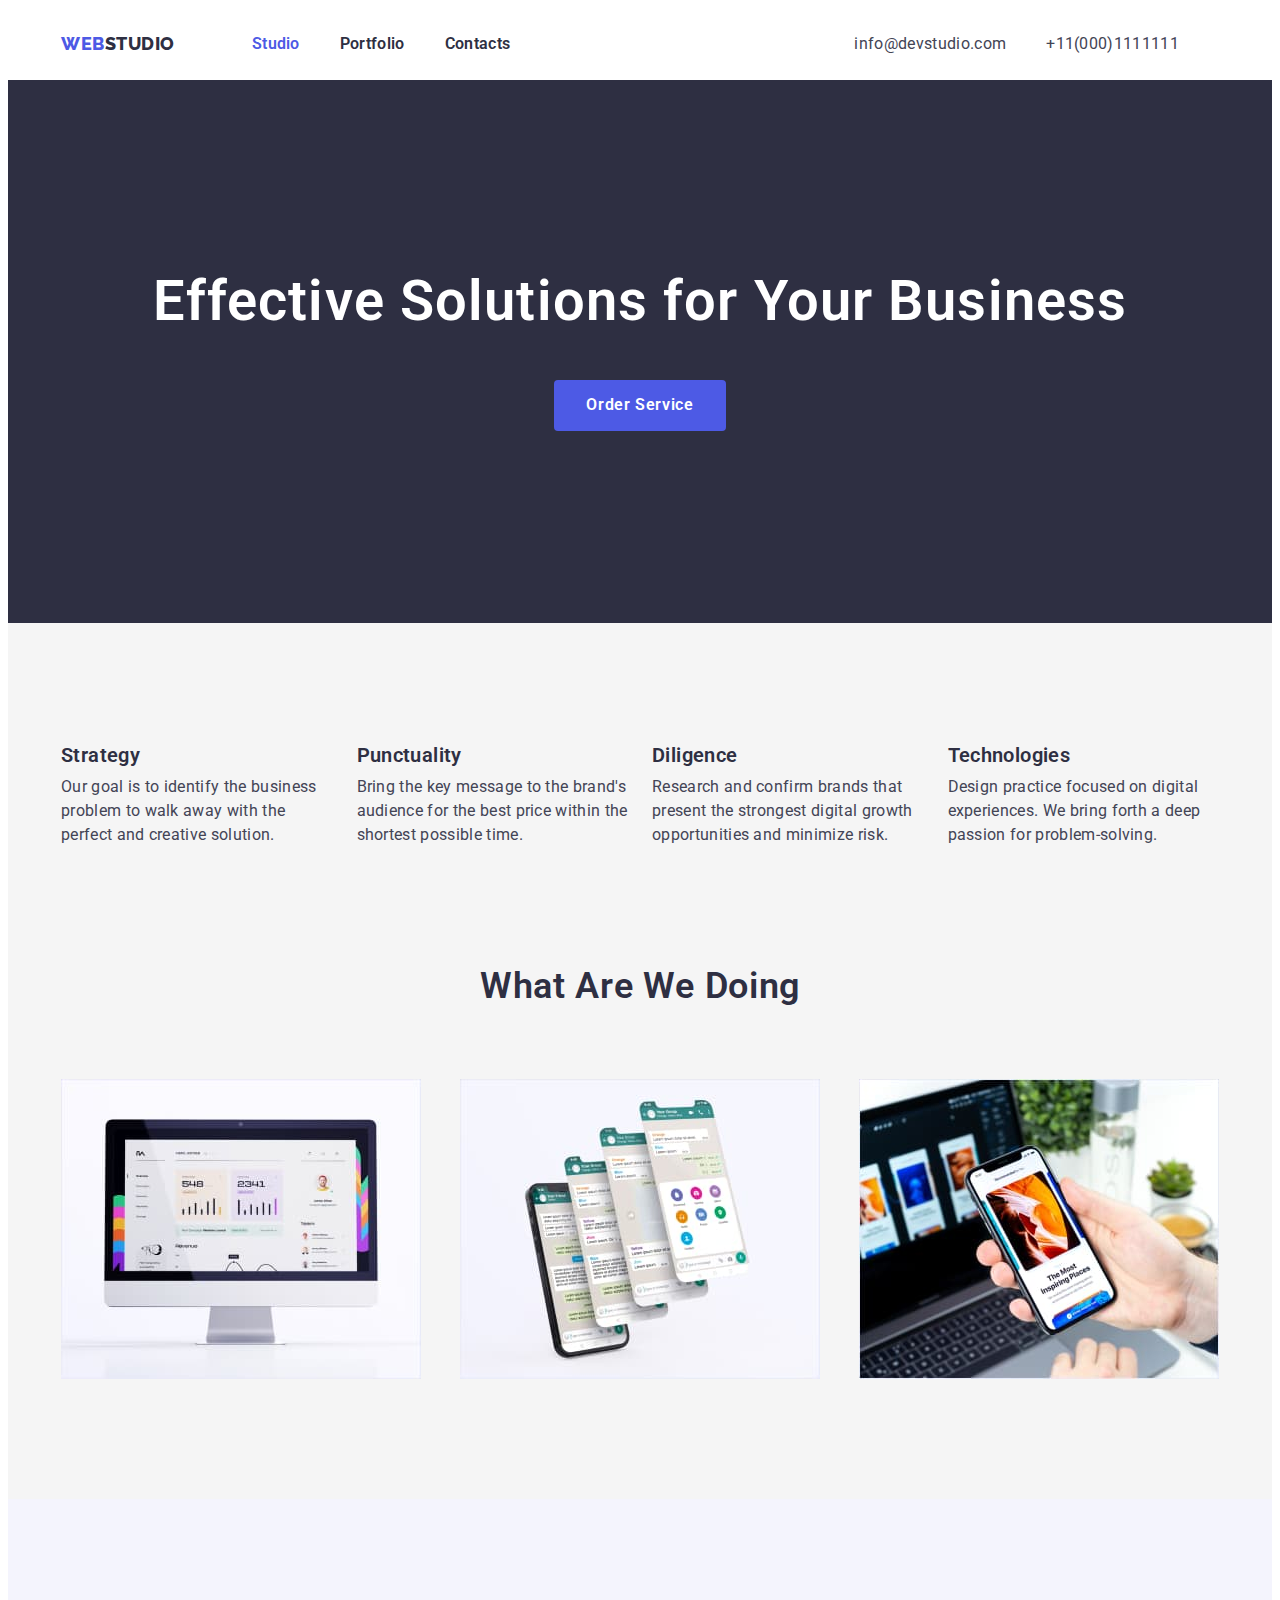
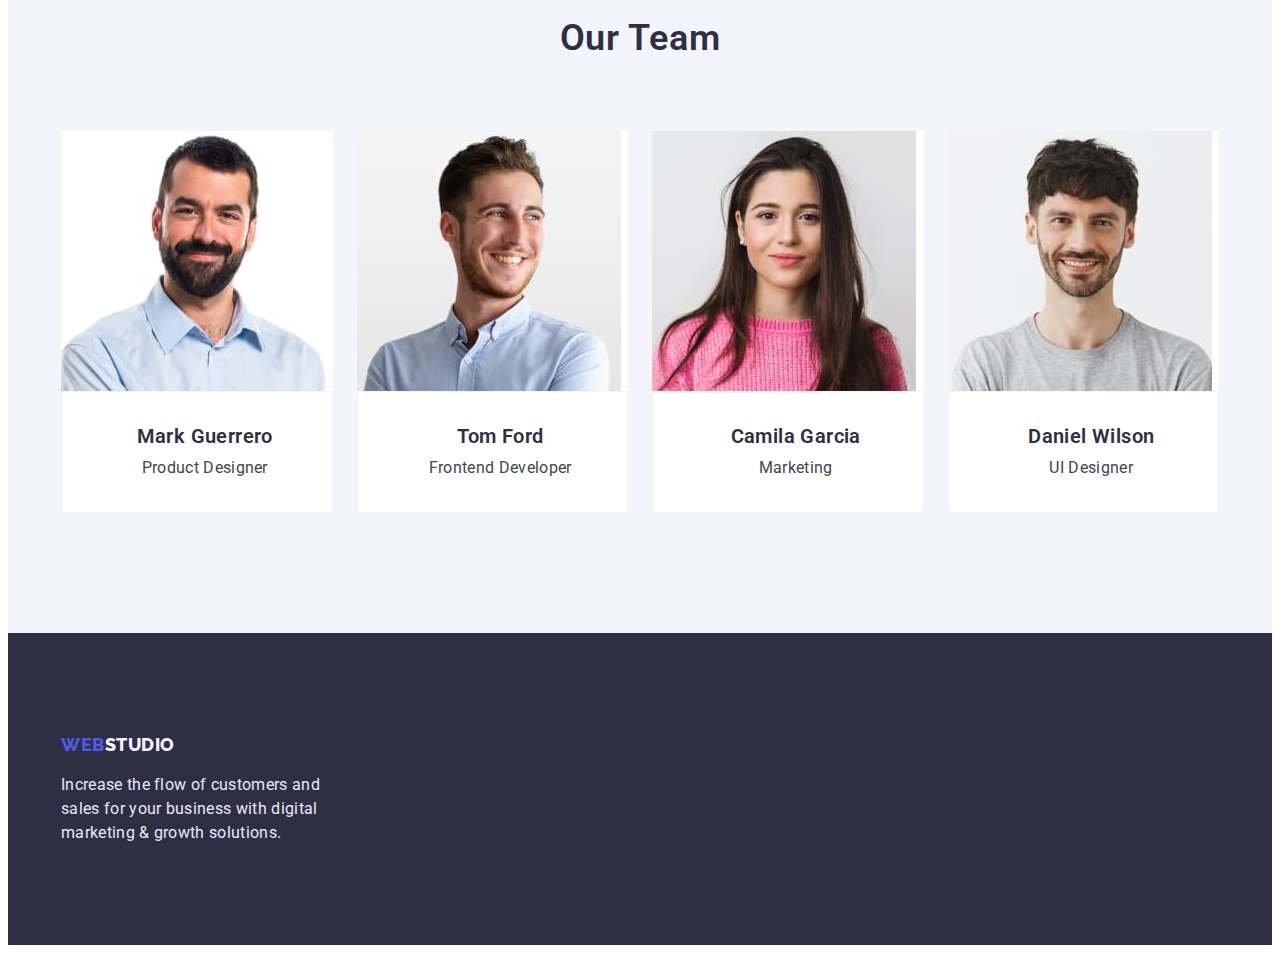
<file: index.html>
<!DOCTYPE html>
<html lang="en">
  <head>
    <meta charset="UTF-8" />
    <meta http-equiv="X-UA-Compatible" content="IE=edge" />
    <meta name="viewport" content="width=device-width, initial-scale=1.0" />
    <title>Home</title>
    <link
      rel="stylesheet"
      href="https://cdnjs.cloudflare.com/ajax/libs/modern-normalize/1.1.0/modern-normalize.min.css"
      integrity="sha512-wpPYUAdjBVSE4KJnH1VR1HeZfpl1ub8YT/NKx4PuQ5NmX2tKuGu6U/JRp5y+Y8XG2tV+wKQpNHVUX03MfMFn9Q=="
      crossorigin="anonymous"
      referrerpolicy="no-referrer"
    />
    <link rel="preconnect" href="https://fonts.googleapis.com" />
    <link rel="preconnect" href="https://fonts.gstatic.com" crossorigin />
    <link
      href="https://fonts.googleapis.com/css2?family=Raleway:wght@700&family=Roboto:wght@400;500;700;900&display=swap"
      rel="stylesheet"
    />
    <link rel="stylesheet" href="./css/styles.css" />
  </head>
  <body>
    <!--HEADER-->
    <header class="header head">
      <div class="container header-container">
        <nav class="nav">
          <a class="logo size" href="./index.html"
            >Web<span class="header-logo size">studio</span></a
          >
          <ul class="menu-hed">
            <li class="menu-headr">
              <a class="menu-link current size" href="#">Studio</a>
            </li>
            <li class="menu-headr">
              <a class="menu-link logo-name size" href="./portfolio.html">Portfolio</a>
            </li>
            <li class="menu-headr logo-name">
              <a class="menu-link logo-name size" href="#">Contacts</a>
            </li>
          </ul>
        </nav>
        <ul class="menu-contact">
          <li class="contact">
            <a class="mail size" href="mailto:info@devstudio.com">info@devstudio.com</a>
          </li>
          <li class="contact">
            <a class="namber size" href="tel:+11(000)1111111">+11(000)1111111</a>
          </li>
        </ul>
      </div>
    </header>
    <main>
      <!--HERO-->
      <section class="hero">
        <div class="container">
          <h1 class="hero-title">Effective Solutions for Your Business</h1>
          <button class="modal-bth">Order Service</button>
        </div>
      </section>
      <!--CONTENT-->
      <section class="content">
        <div class="container">
          <h2 class="visually-hidden">our basic position</h2>
          <ul class="menu">
            <li class="description">
              <h3 class="title-list">Strategy</h3>
              <p class="content-paragraph">
                Our goal is to identify the business problem to walk away with the perfect and
                creative solution.
              </p>
            </li>
            <li class="description">
              <h3 class="title-list">Punctuality</h3>
              <p class="content-paragraph">
                Bring the key message to the brand's audience for the best price within the shortest
                possible time.
              </p>
            </li>
            <li class="description">
              <h3 class="title-list">Diligence</h3>
              <p class="content-paragraph">
                Research and confirm brands that present the strongest digital growth opportunities
                and minimize risk.
              </p>
            </li>
            <li class="description">
              <h3 class="title-list">Technologies</h3>
              <p class="content-paragraph">
                Design practice focused on digital experiences. We bring forth a deep passion for
                problem-solving.
              </p>
            </li>
          </ul>
        </div>
      </section>
      <!--PICTURES-->
      <section class="pictures">
        <div class="container">
          <h2 class="line-title">What are we doing</h2>
          <ul class="menu item">
            <li class="menu-item">
              <img
                class="photo"
                width="360"
                height="300"
                src="./img/photo_1.jpg"
                alt="Photo 1computer"
              />
            </li>
            <li class="menu-item">
              <img
                class="photo"
                width="360"
                height="300"
                src="./img/photo_2.jpg"
                alt="Photo 2mobile phone"
              />
            </li>
            <li class="menu-item">
              <img
                class="photo"
                width="360"
                height="300"
                src="./img/photo_3.jpg"
                alt="Photo 3mobile phone in hand"
              />
            </li>
          </ul>
        </div>
      </section>
      <!--PHOTOS-->
      <section class="team">
        <div class="container">
          <h2 class="line-title">Our Team</h2>
          <ul class="menu-photo card">
            <li class="menu-img">
              <img
                class="photo"
                width="264"
                height="260"
                src="./img/photo-1.jpg"
                alt="photo 1 Mark Guerrero Product Designer"
              />
              <div class="photo-box">
                <h3 class="title-list">Mark Guerrero</h3>
                <p class="text">Product Designer</p>
              </div>
            </li>
            <li class="menu-img">
              <img
                class="photo"
                width="264"
                height="260"
                src="./img/photo-2.jpg"
                alt="photo 2 Tom Ford Frontend Developer "
              />
              <div class="photo-box">
                <h3 class="title-list">Tom Ford</h3>
                <p class="text">Frontend Developer</p>
              </div>
            </li>
            <li class="menu-img">
              <img
                class="photo"
                width="264"
                height="260"
                src="./img/photo-3.jpg"
                alt="photo 3 Camila Garcia Marketing"
              />
              <div class="photo-box">
                <h3 class="title-list">Camila Garcia</h3>
                <p class="text">Marketing</p>
              </div>
            </li>
            <li class="menu-img">
              <img
                class="photo"
                width="264"
                height="260"
                src="./img/photo-4.jpg"
                alt="photo 4 Daniel Wilson UI Designer"
              />
              <div class="photo-box">
                <h3 class="title-list">Daniel Wilson</h3>
                <p class="text">UI Designer</p>
              </div>
            </li>
          </ul>
        </div>
      </section>
    </main>
    <!--FOOTER-->
    <footer class="footer">
      <div class="container">
        <a class="logo" href="./index.html">Web<span class="footer-logo">studio</span></a>
        <p class="footer-text">
          Increase the flow of customers and sales for your business with digital marketing & growth
          solutions.
        </p>
      </div>
    </footer>
  </body>
</html>
</file>
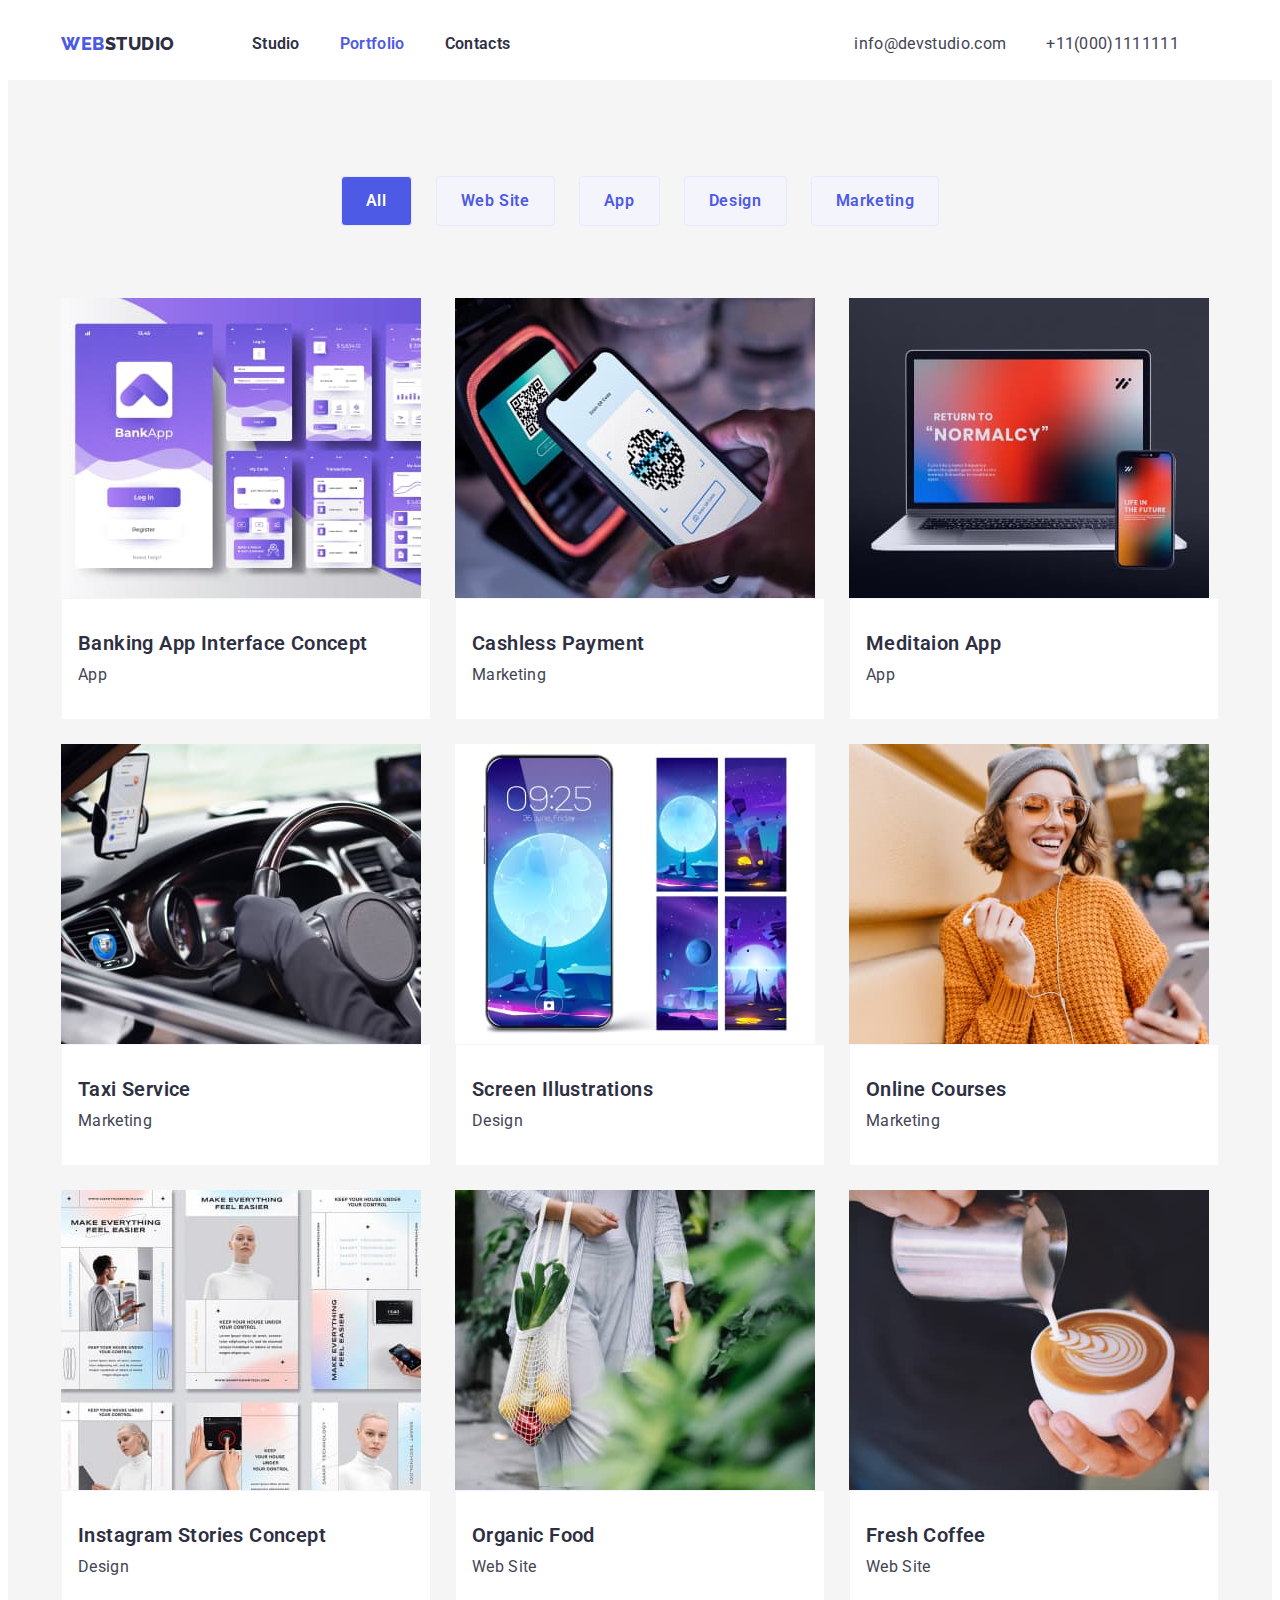
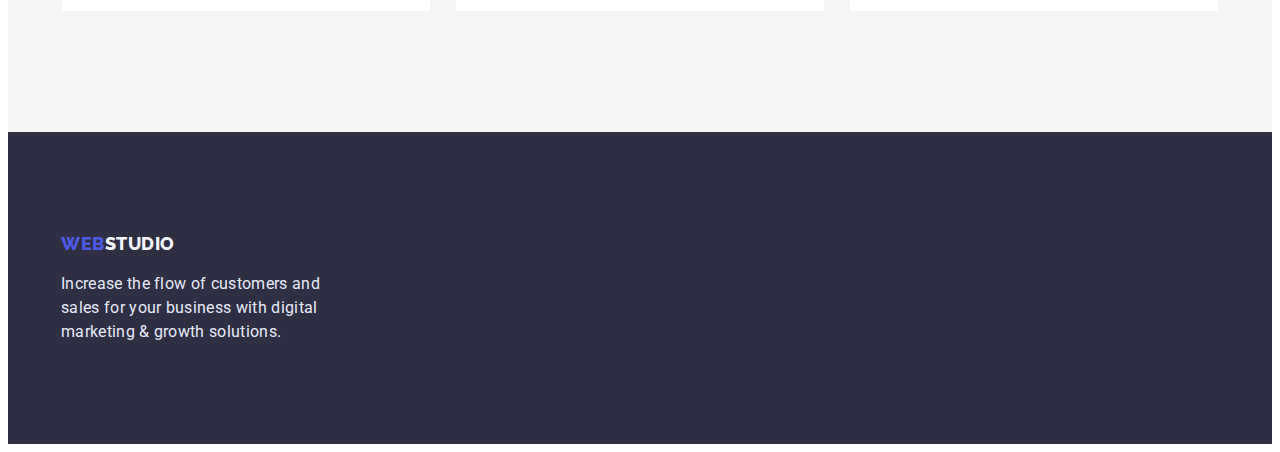
<file: portfolio.html>
<!DOCTYPE html>
<html lang="en">
  <head>
    <meta charset="UTF-8" />
    <meta http-equiv="X-UA-Compatible" content="IE=edge" />
    <meta name="viewport" content="width=device-width, initial-scale=1.0" />
    <title>Portfolio</title>
    <link
      rel="stylesheet"
      href="https://cdnjs.cloudflare.com/ajax/libs/modern-normalize/1.1.0/modern-normalize.min.css"
      integrity="sha512-wpPYUAdjBVSE4KJnH1VR1HeZfpl1ub8YT/NKx4PuQ5NmX2tKuGu6U/JRp5y+Y8XG2tV+wKQpNHVUX03MfMFn9Q=="
      crossorigin="anonymous"
      referrerpolicy="no-referrer"
    />
    <link rel="preconnect" href="https://fonts.googleapis.com" />
    <link rel="preconnect" href="https://fonts.gstatic.com" crossorigin />
    <link
      href="https://fonts.googleapis.com/css2?family=Raleway:wght@700&family=Roboto:wght@400;500;700;900&display=swap"
      rel="stylesheet"
    />
    <link rel="stylesheet" href="./css/styles.css" />
  </head>
  <body>
    <!--HEADER-->
    <header class="header head">
      <div class="container header-container">
        <nav class="nav">
          <a class="logo size" href="./index.html"
            >Web<span class="header-logo size">studio</span></a
          >
          <ul class="menu-hed">
            <li class="menu-headr logo-name">
              <a class="menu-link logo-name size" href="./index.html">Studio</a>
            </li>
            <li class="menu-headr">
              <a class="menu-link current size" href="./portfolio.html">Portfolio</a>
            </li>
            <li class="menu-headr logo-name">
              <a class="menu-link logo-name size" href="#">Contacts</a>
            </li>
          </ul>
        </nav>
        <ul class="menu-contact">
          <li class="contact">
            <a class="mail size" href="mailto:info@devstudio.com">info@devstudio.com</a>
          </li>
          <li class="contact">
            <a class="namber size" href="tel:+11(000)1111111">+11(000)1111111</a>
          </li>
        </ul>
      </div>
    </header>
    <main>
      <!--HERO-->
      <section class="hero-portfolio">
        <div class="container">
          <h1 class="visually-hidden">Website navigation</h1>
          <ul class="menu-button">
            <li class="menu-list"><button class="button modal" type="button">All</button></li>
            <li class="menu-list"><button class="button" type="button">Web Site</button></li>
            <li class="menu-list"><button class="button" type="button">App</button></li>
            <li class="menu-list"><button class="button" type="button">Design</button></li>
            <li class="menu-list"><button class="button" type="button">Marketing</button></li>
          </ul>

          <ul class="menu-photo photo-list">
            <li class="menu-item card-photo">
              <img
                class="photo"
                width="360"
                height="300"
                src="./img/photo1.jpg"
                alt="photo interface"
              />
              <div class="photo-box">
                <h2 class="title-list">Banking App Interface Concept</h2>
                <p class="text">App</p>
              </div>
            </li>
            <li class="menu-item card-photo">
              <img class="photo" width="360" height="300" src="./img/photo2.jpg" alt="photo 2" />
              <div class="photo-box">
                <h2 class="title-list">Cashless Payment</h2>
                <p class="text">Marketing</p>
              </div>
            </li>
            <li class="menu-item card-photo">
              <img
                class="photo"
                width="360"
                height="300"
                src="./img/photo3.jpg"
                alt="photo leptop "
              />
              <div class="photo-box">
                <h2 class="title-list">Meditaion App</h2>
                <p class="text">App</p>
              </div>
            </li>
            <li class="menu-item card-photo">
              <img
                class="photo"
                width="360"
                height="300"
                src="./img/photo4.jpg"
                alt="photo 4 dashboard in the car "
              />
              <div class="photo-box">
                <h2 class="title-list">Taxi Service</h2>
                <p class="text">Marketing</p>
              </div>
            </li>
            <li class="menu-item card-photo">
              <img
                class="photo"
                width="360"
                height="300"
                src="./img/photo5.jpg"
                alt="photo 5 screen sever for mobile"
              />
              <div class="photo-box">
                <h2 class="title-list">Screen Illustrations</h2>
                <p class="text">Design</p>
              </div>
            </li>
            <li class="menu-item card-photo">
              <img
                class="photo"
                width="360"
                height="300"
                src="./img/photo6.jpg"
                alt="photo 6 girl using a mobile phone"
              />
              <div class="photo-box">
                <h2 class="title-list">Online Courses</h2>
                <p class="text">Marketing</p>
              </div>
            </li>
            <li class="menu-item card-photo">
              <img
                class="photo"
                width="360"
                height="300"
                src="./img/photo7.jpg"
                alt="photo 7 desing instagram stories "
              />
              <div class="photo-box">
                <h2 class="title-list">Instagram Stories Concept</h2>
                <p class="text">Design</p>
              </div>
            </li>
            <li class="menu-item card-photo">
              <img
                class="photo"
                width="360"
                height="300"
                src="./img/photo8.jpg"
                alt="photo 8 healthy food "
              />
              <div class="photo-box">
                <h2 class="title-list">Organic Food</h2>
                <p class="text">Web Site</p>
              </div>
            </li>
            <li class="menu-item card-photo">
              <img
                class="photo"
                width="360"
                height="300"
                src="./img/photo9.jpg"
                alt="photo 9 making coffee"
              />
              <div class="photo-box">
                <h2 class="title-list">Fresh Coffee</h2>
                <p class="text">Web Site</p>
              </div>
            </li>
          </ul>
        </div>
      </section>
    </main>
    <!--FOOTER-->
    <footer class="footer">
      <div class="container">
        <a class="logo name" href="./index.html">Web<span class="footer-logo name">studio</span></a>
        <p class="footer-text">
          Increase the flow of customers and sales for your business with digital marketing & growth
          solutions.
        </p>
      </div>
    </footer>
  </body>
</html>
</file>
<file: css/styles.css>
:root {
  --color-text: #434455;
  --color-link: #2e2f42;
  --color-bth: #4d5ae5;
  --color-light: #ffffff;
  --bth-backround: #f4f4fd;
  --color-footer: #e7e9fc;
  --colir-pages: #f5f5f5;
}
h1,
h2,
h3,
p {
  margin-top: 0;
  margin-bottom: 0;
}
ul {
  margin-top: 0;
  margin-bottom: 0;
  padding-left: 0;
}
img {
  display: block;
}
button {
  cursor: pointer;
}

body {
  background-color: var(--color-light);
  color: var(--color-text);
  font-family: 'Roboto', sans-serif;
}
.container {
  width: 1158px;
  margin-left: auto;
  margin-right: auto;
  padding-right: 15px;
  padding-left: 15px;
}
/* ------------------------HEADER--------------- */

.size {
  padding-top: 24px;
  padding-bottom: 24px;
}
.header-container {
  display: flex;
  align-items: center;
}
.nav {
  display: flex;
  align-items: center;
}
.menu-hed {
  display: flex;
  align-items: center;
}
.logo {
  margin-right: 77px;
}
.menu-headr:not(:last-child) {
  margin-right: 40px;
}
.menu-contact {
  display: flex;
  align-items: center;
}
.menu-contact {
  margin-left: auto;
  margin-right: 40px;
}
.logo {
  font-family: 'Raleway', sans-serif;
  font-weight: 800;
  font-size: 18px;
  line-height: 1.33;
  letter-spacing: 0.03em;
  text-transform: uppercase;
  color: var(--color-bth);
}
.header-logo {
  font-family: 'Raleway', sans-serif;
  font-weight: 800;
  font-size: 18px;
  line-height: 1.33;
  letter-spacing: 0.03em;
  text-transform: uppercase;
  color: var(--color-link);
}
.logo-name:hover,
.logo-name:focus {
  color: var(--color-bth);
}

.header-logo,
.logo {
  text-decoration-line: none;
}
.menu-link {
  font-weight: 600;
  font-size: 16px;
  line-height: 1.5;
  letter-spacing: 0.02em;
  color: var(--color-link);
}
.menu-link {
  text-decoration: none;
}
.current {
  color: var(--color-bth);
}
.namber {
  font-weight: 400;
  font-size: 16px;
  line-height: 1.5;
  letter-spacing: 0.02em;
  color: var(--color-text);
}
.mail {
  font-weight: 400;
  font-size: 16px;
  line-height: 1.5;
  letter-spacing: 0.02em;
  margin-right: 40px;
  color: var(--color-text);
}
.namber,
.mail {
  text-decoration: none;
}
.menu-hed,
.menu-contact {
  list-style: none;
}
.namber:hover,
.namber:focus,
.mail:hover,
.namber:focus {
  color: var(--color-bth);
}
/* ----------------------HERO-------------*/
.hero-portfolio {
  display: flex;
  align-items: center;
  background-color: var(--colir-pages);
}
.menu-button {
  display: flex;
  align-items: center;
}
.hero {
  padding-bottom: 192px;
  padding-top: 192px;
  text-align: center;
  background-color: var(--color-link);
}
.hero-title {
  font-weight: 600;
  font-size: 56px;
  line-height: 1.07;
  text-align: center;
  letter-spacing: 0.02em;
  color: var(--color-light);
}
.hero-title {
  margin-top: 0px;
  margin-bottom: 48px;
}
.menu-list:not(:last-child) {
  margin-right: 24px;
}
.modal-bth {
  padding-top: 16px;
  padding-bottom: 16px;
  padding-left: 32px;
  padding-right: 32px;
  font-family: inherit;
  font-weight: 600;
  font-size: 16px;
  line-height: 1.18;
  letter-spacing: 0.04em;
  border: 1px;
  border-radius: 4px;
  color: var(--color-light);
  background-color: var(--color-bth);
}
.button {
  padding-top: 12px;
  padding-bottom: 12px;
  padding-left: 24px;
  padding-right: 24px;
  font-family: inherit;
  font-weight: 600;
  font-size: 16px;
  line-height: 1.5;
  letter-spacing: 0.04em;
  border: 1px solid #e7e9fc;
  border-radius: 4px;
  background-color: var(--bth-backround);
  color: var(--color-bth);
}
.button:hover,
.button:focus {
  color: var(--color-light);
  background-color: var(--color-bth);
}
.hero-portfolio {
  padding-top: 96px;
  padding-bottom: 120px;
}
.menu-button {
  margin-bottom: 72px;
  justify-content: center;
}

.modal {
  background-color: var(--color-bth);
  color: var(--color-light);
}
.menu-button {
  list-style: none;
}
.content {
  padding-top: 120px;
  padding-bottom: 0px;
  background-color: var(--colir-pages);
}
.menu-item {
  list-style: none;
}
.menu-img {
  list-style: none;
}
.menu-photo {
  display: flex;
  flex-wrap: wrap;
  gap: 24px;
}
.menu-img {
  background: var(--color-light);
  text-align: center;
}
.menu-img {
  flex-basis: calc((100% - 72px) / 4);
}

.card {
  padding-bottom: 0px;
}

.card-photo {
  flex-basis: calc((100% - 48px) / 3);
}
.visually-hidden {
  position: absolute;
  width: 1px;
  height: 1px;
  margin: -1px;
  border: 0;
  padding: 0;
  white-space: nowrap;
  clip-path: inset(100%);
  clip: rect(0 0 0 0);
  overflow: hidden;
}
/*-------------------FILLING THE PAGE-----------*/
.menu {
  display: flex;
  gap: 24px;
}
.item {
  display: flex;
  flex-wrap: wrap;
  justify-content: space-between;
}

.photo-list {
  display: flex;
  flex-wrap: wrap;
  gap: 24px;
}
.team {
  padding-top: 120px;
  padding-bottom: 120px;
  background-color: var(--bth-backround);
}
.pictures {
  padding-top: 120px;
  padding-bottom: 120px;
  background-color: var(--colir-pages);
}
.description {
  list-style: none;
}

.description {
  flex-basis: calc((100% - 72px) / 4);
}

.photo-box {
  padding-top: 32px;
  padding-bottom: 32px;
  padding-left: 16px;
  border: 0.5px solid var(--bth-backround);
  background-color: var(--color-light);
}
.title-list {
  font-weight: 600;
  font-size: 20px;
  line-height: 1.2;
  letter-spacing: 0.02em;
  margin-bottom: 8px;
  color: var(--color-link);
}
.line-title {
  font-weight: 600;
  font-size: 36px;
  line-height: 1.11;
  text-align: center;
  letter-spacing: 0.02em;
  text-transform: capitalize;
  margin-bottom: 72px;
  margin-top: 0px;
  color: var(--color-link);
}
.content-paragraph {
  font-weight: 400;
  font-size: 16px;
  line-height: 1.5;
  letter-spacing: 0.02em;
  color: var(--color-text);
}
.text {
  font-weight: 400;
  font-size: 16px;
  line-height: 1.5;
  letter-spacing: 0.02em;
  color: var(--color-text);
}
/* -------------------------FOOTER--------------- */

.footer {
  display: flex;
  flex-wrap: wrap;
  text-align: left;
  background-color: var(--color-link);
}
.footer {
  padding-top: 100px;
  padding-bottom: 100px;
}
.footer-logo {
  font-family: 'Raleway', sans-serif;
  font-weight: 800;
  font-size: 18px;
  line-height: 1.33;
  letter-spacing: 0.03em;
  text-align: left;
  text-transform: uppercase;
  color: var(--bth-backround);
}
.footer-text {
  font-weight: 400;
  font-size: 16px;
  line-height: 1.5;
  letter-spacing: 0.02em;
  margin-top: 16px;
  text-align: left;
  width: 264px;
  height: 72px;
  color: var(--color-footer);
}
</file>
